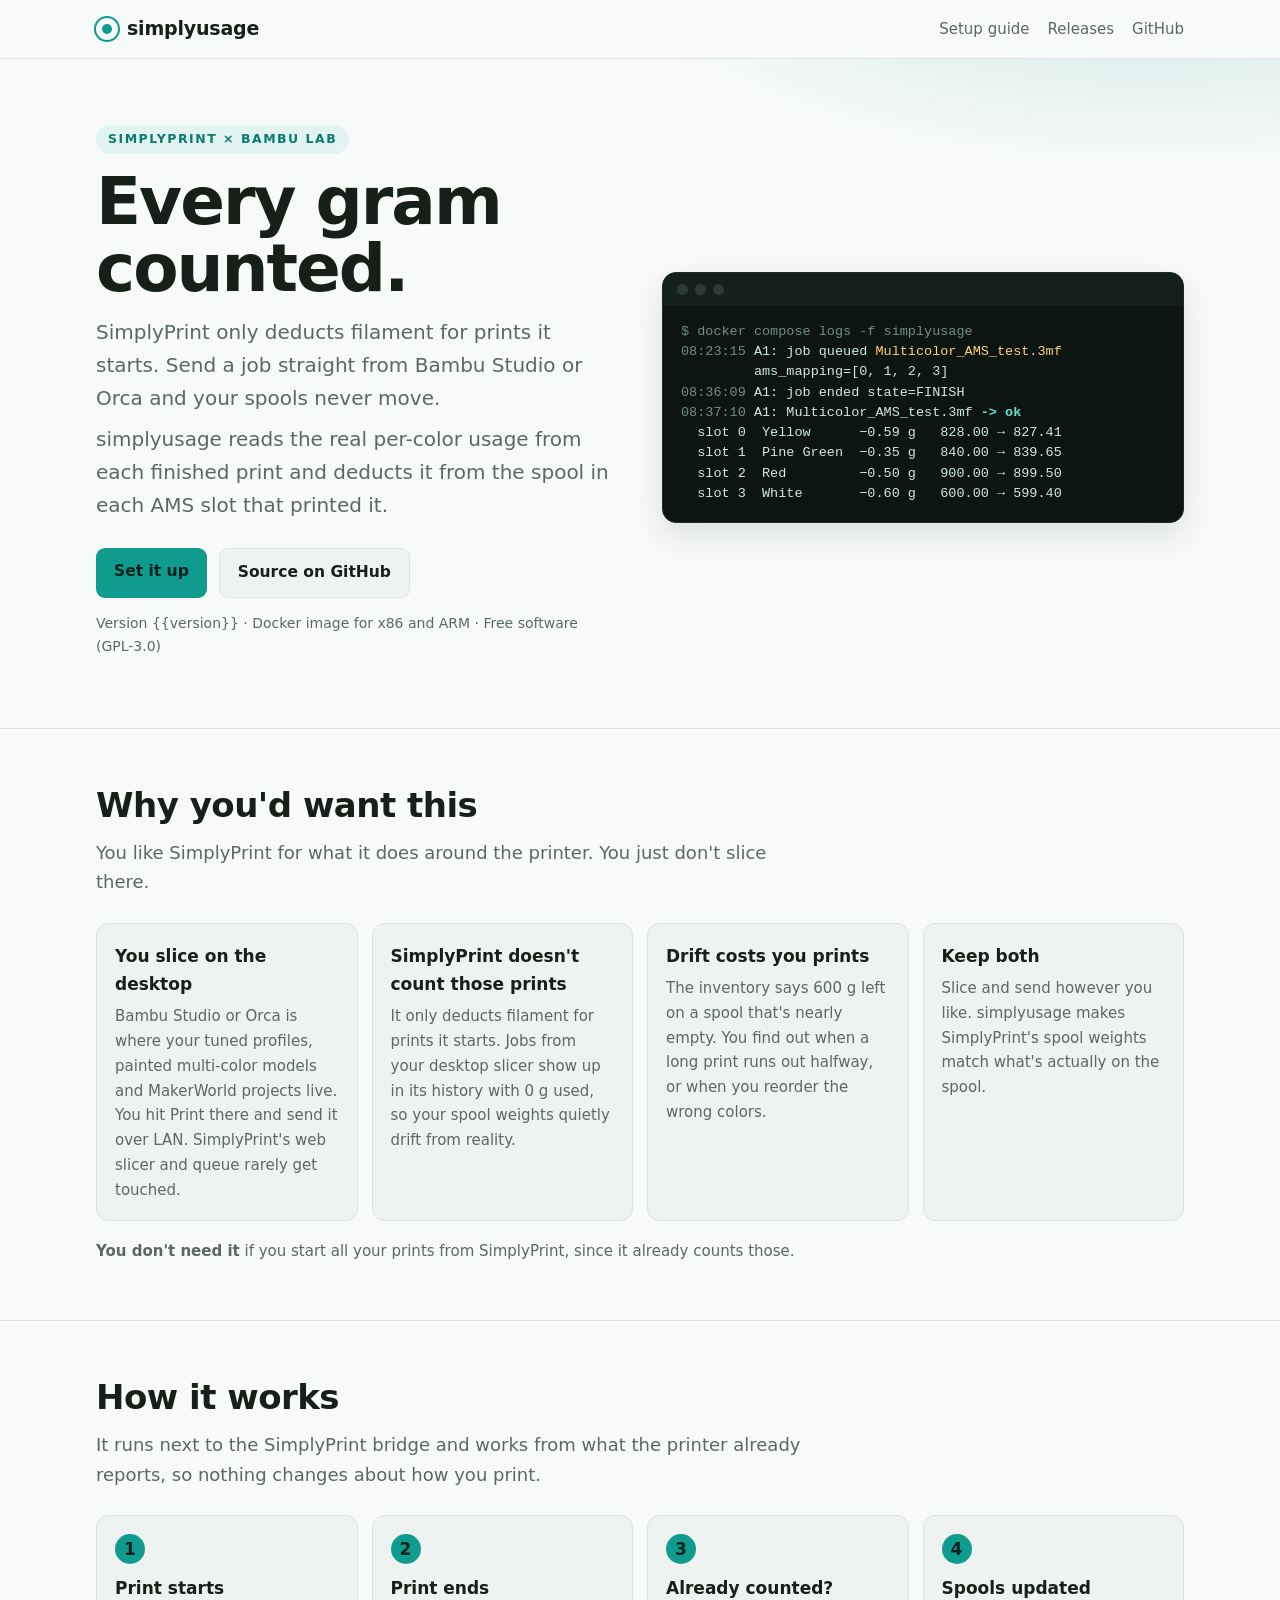
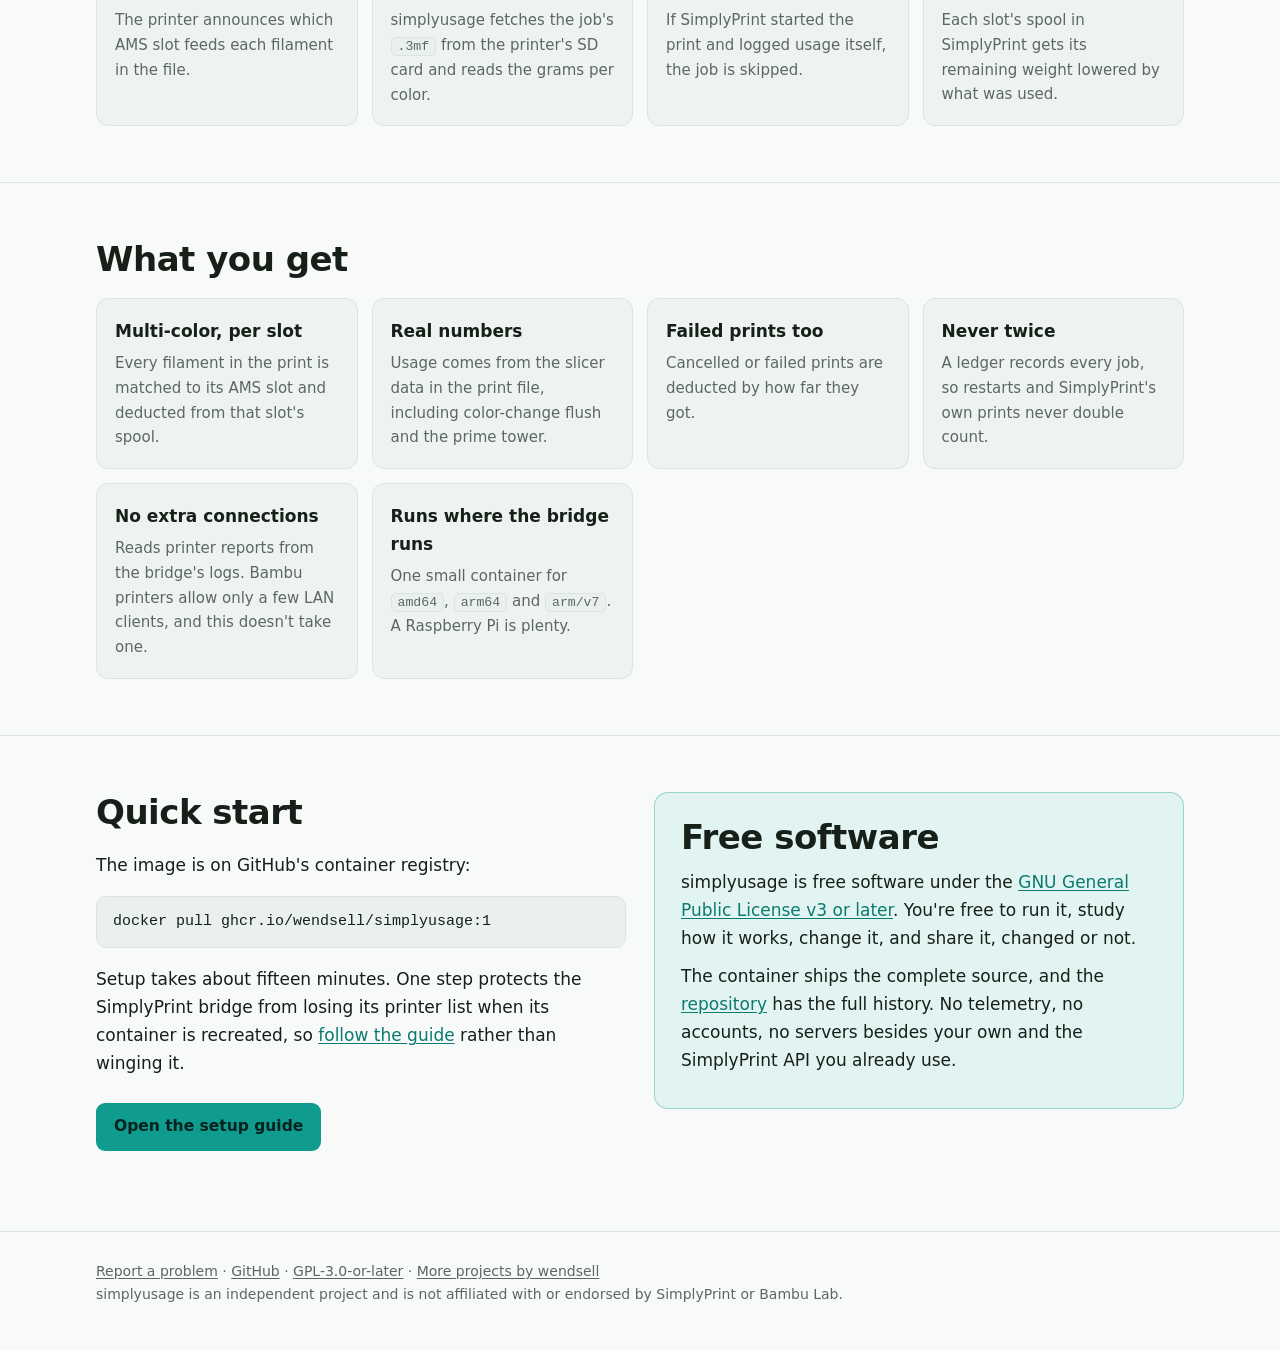
<file: site/index.html>
<!doctype html>
<!-- SPDX-License-Identifier: GPL-3.0-or-later -->
<html lang="en">
<head>
<meta charset="utf-8">
<meta name="viewport" content="width=device-width, initial-scale=1">
<title>simplyusage: SimplyPrint spool tracking for Bambu prints sent from your slicer</title>
<meta name="description" content="SimplyPrint only deducts filament for prints it starts. simplyusage deducts the real per-color usage for Bambu Lab prints sent from Bambu Studio or Orca.">
<meta property="og:title" content="simplyusage">
<meta property="og:description" content="Accurate SimplyPrint spool weights for Bambu Lab prints you send from Bambu Studio or Orca.">
<link rel="canonical" href="https://wendsell.github.io/simplyusage/">
<link rel="icon" href="data:image/svg+xml,%3Csvg xmlns='http://www.w3.org/2000/svg' viewBox='0 0 64 64'%3E%3Ccircle cx='32' cy='32' r='28' fill='%230f9b8e'/%3E%3Ccircle cx='32' cy='32' r='11' fill='%23f8faf9'/%3E%3C/svg%3E">
<link rel="stylesheet" href="style.css">
</head>
<body>

<header class="topbar">
  <div class="wrap">
    <a class="brand" href="./"><span class="dot"></span>simplyusage</a>
    <nav>
      <a href="setup.html">Setup guide</a>
      <a class="hide-sm" href="https://github.com/wendsell/simplyusage/releases">Releases</a>
      <a href="https://github.com/wendsell/simplyusage">GitHub</a>
    </nav>
  </div>
</header>

<section class="hero">
  <div class="wrap">
    <div>
      <span class="kicker">SimplyPrint × Bambu Lab</span>
      <h1>Every gram counted.</h1>
      <p class="lede">SimplyPrint only deducts filament for prints it starts. Send a job straight from Bambu Studio or Orca and your spools never move.</p>
      <p class="lede">simplyusage reads the real per-color usage from each finished print and deducts it from the spool in each AMS slot that printed it.</p>
      <div class="btns">
        <a class="btn primary" href="setup.html">Set it up</a>
        <a class="btn ghost" href="https://github.com/wendsell/simplyusage">Source on GitHub</a>
      </div>
      <p class="version">Version {{version}} · Docker image for x86 and ARM · Free software (GPL-3.0)</p>
    </div>
    <div class="term" role="img" aria-label="simplyusage log output deducting four colors from four spools after a multi-color print">
      <div class="bar"><i></i><i></i><i></i></div>
<pre><span class="dim">$ docker compose logs -f simplyusage</span>
<span class="dim">08:23:15</span> A1: job queued <span class="k">Multicolor_AMS_test.3mf</span>
         ams_mapping=[0, 1, 2, 3]
<span class="dim">08:36:09</span> A1: job ended state=FINISH
<span class="dim">08:37:10</span> A1: Multicolor_AMS_test.3mf <span class="ok">-&gt; ok</span>
  slot 0  Yellow      −0.59 g   828.00 → 827.41
  slot 1  Pine Green  −0.35 g   840.00 → 839.65
  slot 2  Red         −0.50 g   900.00 → 899.50
  slot 3  White       −0.60 g   600.00 → 599.40</pre>
    </div>
  </div>
</section>

<section class="band">
  <div class="wrap">
    <h2>Why you'd want this</h2>
    <p class="sub">You like SimplyPrint for what it does around the printer. You just don't slice there.</p>
    <div class="grid">
      <div class="card"><h3>You slice on the desktop</h3><p>Bambu Studio or Orca is where your tuned profiles, painted multi-color models and MakerWorld projects live. You hit Print there and send it over LAN. SimplyPrint's web slicer and queue rarely get touched.</p></div>
      <div class="card"><h3>SimplyPrint doesn't count those prints</h3><p>It only deducts filament for prints it starts. Jobs from your desktop slicer show up in its history with 0 g used, so your spool weights quietly drift from reality.</p></div>
      <div class="card"><h3>Drift costs you prints</h3><p>The inventory says 600 g left on a spool that's nearly empty. You find out when a long print runs out halfway, or when you reorder the wrong colors.</p></div>
      <div class="card"><h3>Keep both</h3><p>Slice and send however you like. simplyusage makes SimplyPrint's spool weights match what's actually on the spool.</p></div>
    </div>
    <p style="color:var(--muted); margin:18px 0 0; font-size:15px;"><b>You don't need it</b> if you start all your prints from SimplyPrint, since it already counts those.</p>
  </div>
</section>

<section class="band">
  <div class="wrap">
    <h2>How it works</h2>
    <p class="sub">It runs next to the SimplyPrint bridge and works from what the printer already reports, so nothing changes about how you print.</p>
    <div class="steps">
      <div class="step"><h3>Print starts</h3><p>The printer announces which AMS slot feeds each filament in the file.</p></div>
      <div class="step"><h3>Print ends</h3><p>simplyusage fetches the job's <code>.3mf</code> from the printer's SD card and reads the grams per color.</p></div>
      <div class="step"><h3>Already counted?</h3><p>If SimplyPrint started the print and logged usage itself, the job is skipped.</p></div>
      <div class="step"><h3>Spools updated</h3><p>Each slot's spool in SimplyPrint gets its remaining weight lowered by what was used.</p></div>
    </div>
  </div>
</section>

<section class="band">
  <div class="wrap">
    <h2>What you get</h2>
    <div class="grid">
      <div class="card"><h3>Multi-color, per slot</h3><p>Every filament in the print is matched to its AMS slot and deducted from that slot's spool.</p></div>
      <div class="card"><h3>Real numbers</h3><p>Usage comes from the slicer data in the print file, including color-change flush and the prime tower.</p></div>
      <div class="card"><h3>Failed prints too</h3><p>Cancelled or failed prints are deducted by how far they got.</p></div>
      <div class="card"><h3>Never twice</h3><p>A ledger records every job, so restarts and SimplyPrint's own prints never double count.</p></div>
      <div class="card"><h3>No extra connections</h3><p>Reads printer reports from the bridge's logs. Bambu printers allow only a few LAN clients, and this doesn't take one.</p></div>
      <div class="card"><h3>Runs where the bridge runs</h3><p>One small container for <code>amd64</code>, <code>arm64</code> and <code>arm/v7</code>. A Raspberry Pi is plenty.</p></div>
    </div>
  </div>
</section>

<section class="band">
  <div class="wrap split">
    <div>
      <h2>Quick start</h2>
      <p>The image is on GitHub's container registry:</p>
<pre><code>docker pull ghcr.io/wendsell/simplyusage:1</code></pre>
      <p>Setup takes about fifteen minutes. One step protects the SimplyPrint bridge from losing its printer list when its container is recreated, so <a href="setup.html">follow the guide</a> rather than winging it.</p>
      <div class="btns"><a class="btn primary" href="setup.html">Open the setup guide</a></div>
    </div>
    <div class="free">
      <h2>Free software</h2>
      <p>simplyusage is free software under the <a href="https://www.gnu.org/licenses/gpl-3.0.html">GNU General Public License v3 or later</a>. You're free to run it, study how it works, change it, and share it, changed or not.</p>
      <p>The container ships the complete source, and the <a href="https://github.com/wendsell/simplyusage">repository</a> has the full history. No telemetry, no accounts, no servers besides your own and the SimplyPrint API you already use.</p>
    </div>
  </div>
</section>

<footer>
  <div class="wrap">
    <a href="https://github.com/wendsell/simplyusage/issues">Report a problem</a> · <a href="https://github.com/wendsell/simplyusage">GitHub</a> · <a href="https://github.com/wendsell/simplyusage/blob/main/LICENSE">GPL-3.0-or-later</a>
    · <a href="https://wendsell.github.io/">More projects by wendsell</a><br>
    simplyusage is an independent project and is not affiliated with or endorsed by SimplyPrint or Bambu Lab.
  </div>
</footer>
</body>
</html>
</file>
<file: site/style.css>
/* SPDX-License-Identifier: GPL-3.0-or-later */
:root {
  --bg:#f8faf9; --fg:#162019; --muted:#5b6862; --card:#eef3f1; --line:#dbe4e0;
  --accent:#0f9b8e; --accent-strong:#0b7a70; --accent-soft:#e2f4f1; --link:#0b7a70; --code:#eaf0ee;
  --note:#2f6fd6; --tip:#1f8a4c; --important:#8a4fd6; --warning:#b97f00; --caution:#d23b2f;
  --term-bg:#0d1513; --term-fg:#cfe9e3; --term-dim:#6f8f88; --term-ok:#5fe3c8; --term-key:#ffd27a;
  --shadow:0 12px 32px rgba(15,40,35,.12);
}
@media (prefers-color-scheme: dark) {
  :root {
    --bg:#0f1413; --fg:#e4ece9; --muted:#95a6a0; --card:#161d1b; --line:#24302c;
    --accent:#2ed3c0; --accent-strong:#5fe3d3; --accent-soft:#12302b; --link:#5fe3d3; --code:#18211e;
    --note:#6ea2ff; --tip:#4cc47f; --important:#b48cff; --warning:#f0b429; --caution:#ff6b5e;
    --shadow:0 12px 32px rgba(0,0,0,.45);
  }
}
* { box-sizing:border-box; }
html { scroll-behavior:smooth; scroll-padding-top:20px; }
body { margin:0; background:var(--bg); color:var(--fg); font:17px/1.65 system-ui,-apple-system,"Segoe UI",Roboto,Arial,sans-serif; }
a { color:var(--link); text-underline-offset:2px; }
.wrap { max-width:1120px; margin:0 auto; padding:0 16px; }
code { font-family:ui-monospace,SFMono-Regular,Consolas,monospace; font-size:.88em; background:var(--code);
       border:1px solid var(--line); border-radius:5px; padding:1px 6px; }
pre { background:var(--code); border:1px solid var(--line); border-radius:10px; padding:14px 16px; overflow:auto; font-size:15px; line-height:1.5; }
pre code { background:none; border:0; padding:0; font-size:inherit; }

/* ---------- top bar (guide) ---------- */
.topbar { border-bottom:1px solid var(--line); background:var(--bg); }
.topbar .wrap { display:flex; align-items:center; gap:18px; height:58px; }
.brand { font-weight:850; font-size:19px; color:var(--fg); text-decoration:none; display:flex; align-items:center; gap:9px; letter-spacing:-.01em; }
.brand .dot { width:22px; height:22px; border-radius:50%; background:var(--accent); box-shadow:inset 0 0 0 6px var(--bg), 0 0 0 2px var(--accent); }
.topbar nav { margin-left:auto; display:flex; gap:18px; font-size:15px; }
.topbar nav a { color:var(--muted); text-decoration:none; }
.topbar nav a:hover { color:var(--fg); }

/* ---------- hero ---------- */
.hero { padding:64px 0 56px;
        background:radial-gradient(900px 380px at 90% -20%, color-mix(in srgb, var(--accent) 22%, transparent), transparent 65%); }
.hero .wrap { display:grid; grid-template-columns:1fr 1fr; gap:44px; align-items:center; }
.kicker { display:inline-block; font-size:12.5px; font-weight:800; letter-spacing:.12em; text-transform:uppercase; color:var(--accent-strong);
          background:var(--accent-soft); border-radius:999px; padding:4px 12px; }
.hero h1 { font-size:clamp(40px,6.4vw,66px); line-height:1.02; margin:14px 0 14px; letter-spacing:-.03em; }
.hero .lede { font-size:20px; color:var(--muted); margin:0 0 8px; max-width:540px; }
.btns { display:flex; gap:12px; flex-wrap:wrap; margin-top:26px; }
.btn { display:inline-block; padding:11px 18px; border-radius:9px; font-weight:750; text-decoration:none; font-size:15.5px; }
.btn.primary { background:var(--accent); color:#04221e; }
.btn.ghost { border:1px solid var(--line); color:var(--fg); background:var(--card); }
.version { margin-top:14px; color:var(--muted); font-size:14px; }

.term { background:var(--term-bg); color:var(--term-fg); border-radius:14px; box-shadow:var(--shadow);
        font:13.5px/1.6 ui-monospace,SFMono-Regular,Consolas,monospace; overflow:hidden; border:1px solid #1e2b28; }
.term .bar { display:flex; gap:7px; padding:11px 14px; background:#14201d; }
.term .bar i { width:11px; height:11px; border-radius:50%; background:#2b3c38; }
.term pre { margin:0; padding:16px 18px 18px; background:none; border:0; white-space:pre-wrap; word-break:break-word; color:inherit; font-size:inherit; }
.term .dim { color:var(--term-dim); } .term .ok { color:var(--term-ok); font-weight:700; } .term .k { color:var(--term-key); }

/* ---------- landing sections ---------- */
section.band { padding:56px 0; border-top:1px solid var(--line); }
h2 { font-size:clamp(26px,3.4vw,34px); line-height:1.2; margin:0 0 18px; letter-spacing:-.015em; }
.sub { color:var(--muted); max-width:720px; margin:-6px 0 26px; font-size:18px; }
.steps { display:grid; grid-template-columns:repeat(4,1fr); gap:14px; counter-reset:step; }
.step { background:var(--card); border:1px solid var(--line); border-radius:12px; padding:18px; position:relative; }
.step::before { counter-increment:step; content:counter(step); display:grid; place-items:center; width:30px; height:30px;
                border-radius:50%; background:var(--accent); color:#04221e; font-weight:850; margin-bottom:10px; }
.step h3 { margin:0 0 6px; font-size:17px; }
.step p { margin:0; color:var(--muted); font-size:15px; }
.grid { display:grid; grid-template-columns:repeat(auto-fit,minmax(250px,1fr)); gap:14px; }
.card { background:var(--card); border:1px solid var(--line); border-radius:12px; padding:18px; }
.card h3 { margin:0 0 6px; font-size:17px; }
.card p { margin:0; color:var(--muted); font-size:15px; }
.split { display:grid; grid-template-columns:1fr 1fr; gap:28px; align-items:start; }
.free { background:var(--accent-soft); border:1px solid color-mix(in srgb, var(--accent) 35%, transparent); border-radius:14px; padding:24px 26px; }
.free h2 { margin-bottom:10px; }
.free p { margin:0 0 10px; }

/* ---------- guide layout ---------- */
.layout { max-width:1120px; margin:0 auto; padding:36px 16px 24px; display:grid; grid-template-columns:230px minmax(0,1fr); gap:48px; }
.toc { position:sticky; top:20px; align-self:start; max-height:calc(100vh - 40px); overflow:auto; font-size:14.5px; }
.toc-title { font-size:12px; font-weight:800; letter-spacing:.12em; text-transform:uppercase; color:var(--muted); margin:0 0 10px; }
.toc ol { list-style:none; margin:0; padding:0; border-left:2px solid var(--line); }
.toc li a { display:block; padding:5px 0 5px 14px; margin-left:-2px; border-left:2px solid transparent; color:var(--muted); text-decoration:none; line-height:1.35; }
.toc li a:hover { color:var(--fg); }
.toc li a.active { color:var(--fg); font-weight:700; border-left-color:var(--accent); }
.toc .meta { margin-top:18px; color:var(--muted); font-size:13px; }
.toc-mobile { display:none; }
.doc { min-width:0; max-width:790px; }
.doc h1 { font-size:clamp(34px,5vw,46px); line-height:1.1; margin:0 0 10px; letter-spacing:-.02em; }
.doc .lead p { font-size:18.5px; color:var(--muted); }
.doc .sec { border-top:1px solid var(--line); padding:6px 0 18px; margin-top:22px; }
.doc h2 { margin:24px 0 14px; }
.doc h3 { font-size:19px; margin:26px 0 8px; }
.doc li { margin:4px 0; }
.doc li::marker { color:var(--accent); }
.table-wrap { overflow-x:auto; margin:14px 0 20px; border:1px solid var(--line); border-radius:10px; }
table { border-collapse:collapse; width:100%; font-size:15.5px; }
th, td { padding:9px 14px; text-align:left; border-bottom:1px solid var(--line); vertical-align:top; }
th { background:var(--card); font-size:13px; text-transform:uppercase; letter-spacing:.06em; color:var(--muted); }
tr:last-child td { border-bottom:0; }
.callout { margin:18px 0; padding:12px 16px 4px; border:1px solid var(--line); border-left:4px solid var(--c); border-radius:0 10px 10px 0; background:var(--card); }
.callout-title { font-weight:800; color:var(--c); margin:0 0 4px; font-size:13.5px; text-transform:uppercase; letter-spacing:.08em; }
.callout.note { --c:var(--note); } .callout.tip { --c:var(--tip); } .callout.important { --c:var(--important); }
.callout.warning { --c:var(--warning); } .callout.caution { --c:var(--caution); }

footer { border-top:1px solid var(--line); padding:28px 0 44px; color:var(--muted); font-size:14px; margin-top:24px; }
footer a { color:var(--muted); }

@media (max-width: 900px) {
  .hero .wrap, .split { grid-template-columns:1fr; }
  .steps { grid-template-columns:1fr 1fr; }
  .layout { grid-template-columns:1fr; gap:0; padding-top:22px; }
  .toc { display:none; }
  .toc-mobile { display:block; margin:0 0 18px; border:1px solid var(--line); border-radius:10px; background:var(--card); }
  .toc-mobile summary { cursor:pointer; padding:12px 16px; font-weight:700; }
  .toc-mobile ol { margin:0; padding:0 16px 12px 34px; }
  .toc-mobile a { color:var(--fg); text-decoration:none; display:block; padding:4px 0; }
}
@media (max-width: 560px) {
  body { font-size:16px; }
  .steps { grid-template-columns:1fr; }
  .topbar nav a.hide-sm { display:none; }
  .hero { padding-top:40px; }
}
</file>
